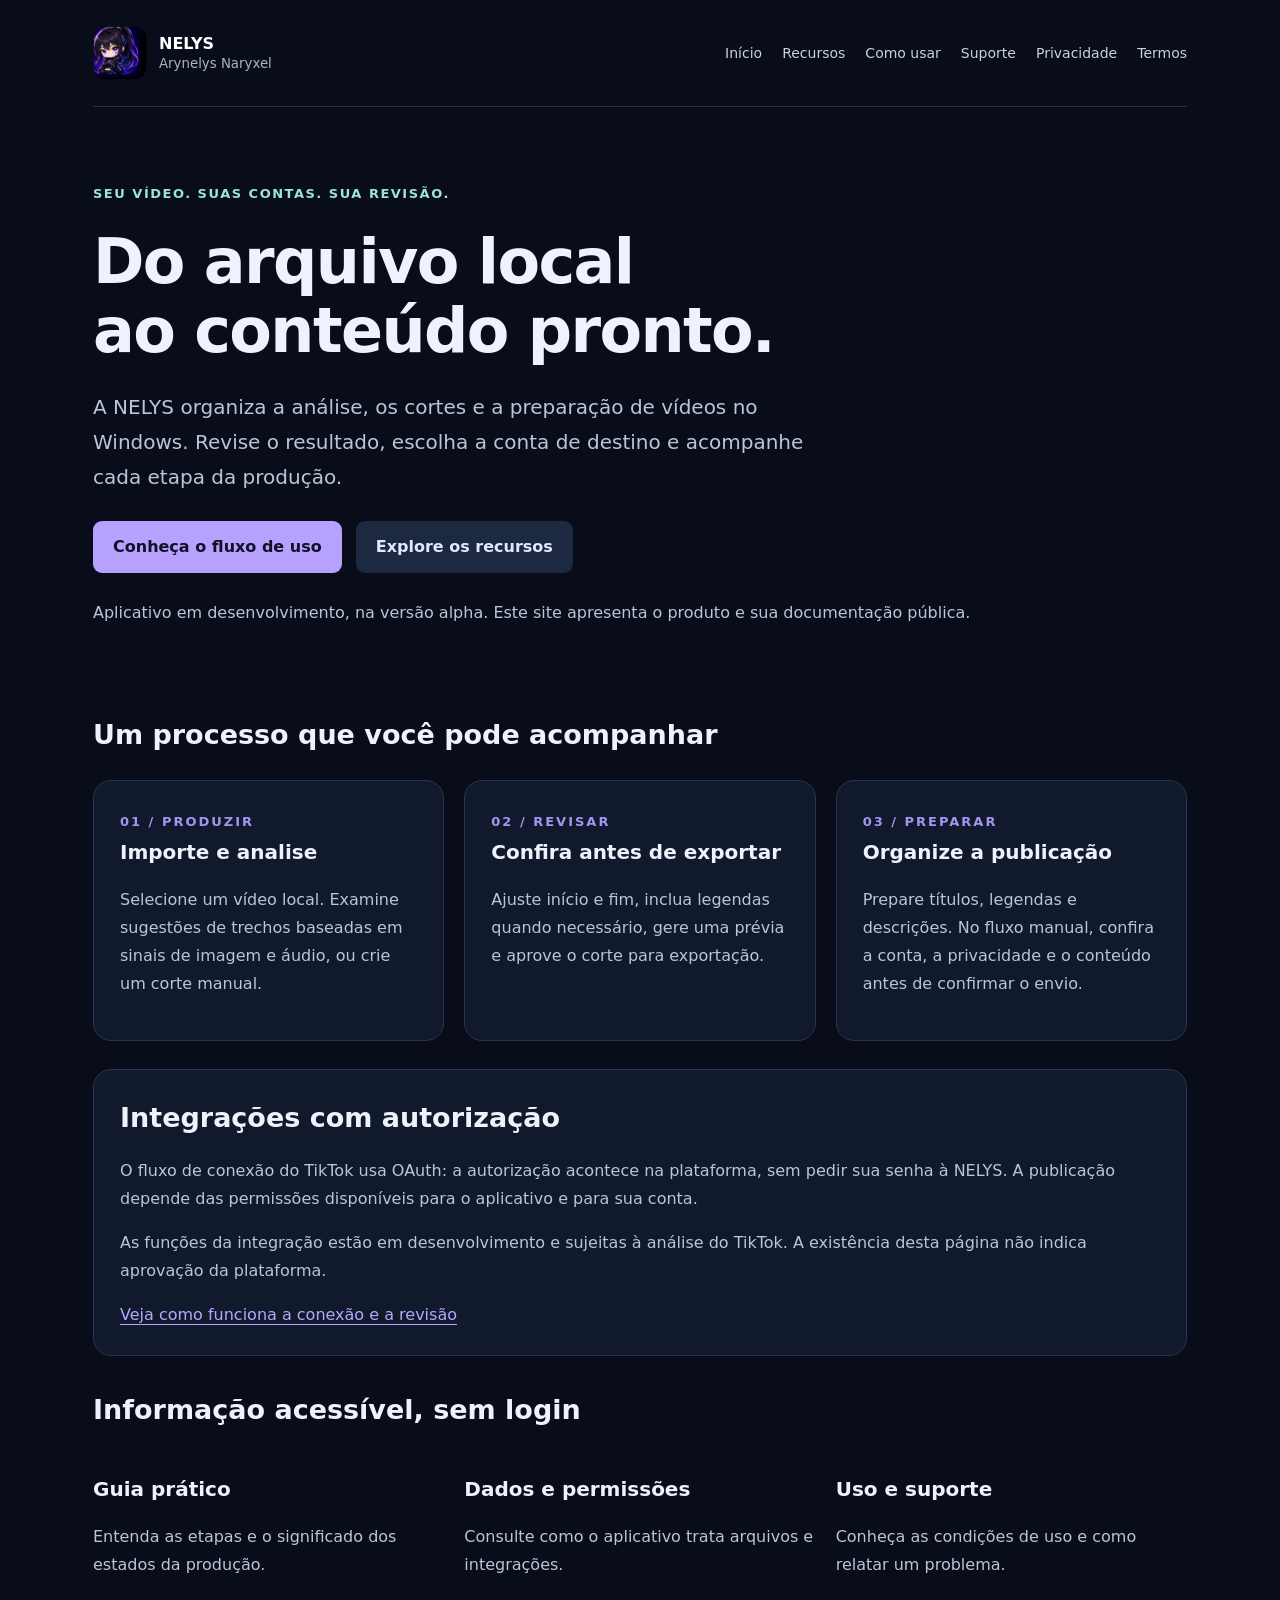
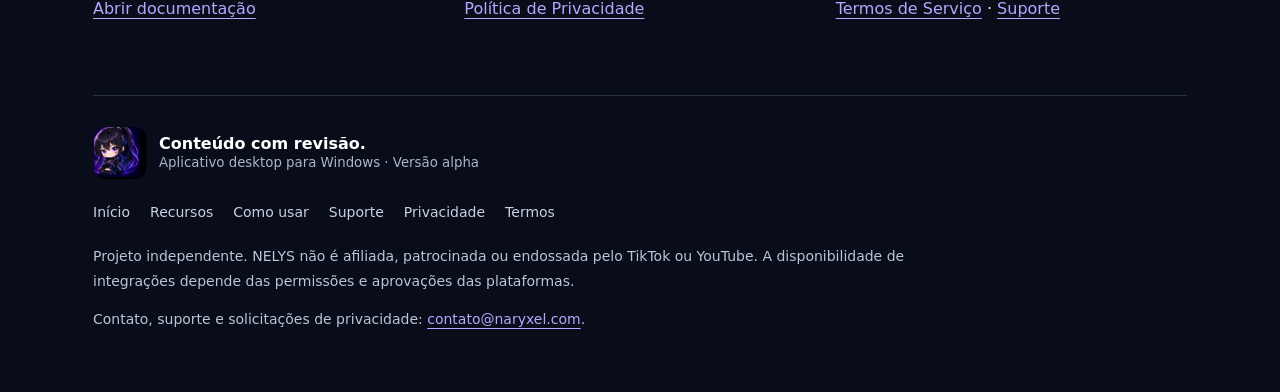
<file: index.html>
<!doctype html><html lang="pt-BR"><head><meta charset="utf-8"><meta name="viewport" content="width=device-width,initial-scale=1"><title>Crie, revise e prepare seus vídeos — Arynelys Naryxel / NELYS</title><meta name="description" content="Conheça a NELYS, aplicativo para Windows de análise de vídeos, revisão de cortes e preparação de conteúdo para redes sociais."><link rel="icon" href="./assets/nelys.png?v=20260911" type="image/png"><link rel="apple-touch-icon" href="./assets/nelys.png?v=20260911"><link rel="stylesheet" href="./assets/site.css"></head><body><a class="skip" href="#conteudo">Ir ao conteúdo</a><div class="wrap"><header><a class="brand" href="./"><img src="./assets/nelys.png?v=20260911" alt="Ícone do aplicativo NELYS" width="54" height="54"><span>NELYS<small>Arynelys Naryxel</small></span></a><nav aria-label="Navegação principal"><a href="./">Início</a><a href="./features/">Recursos</a><a href="./guide/">Como usar</a><a href="./support/">Suporte</a><a href="./privacy/">Privacidade</a><a href="./terms/">Termos</a></nav></header><main id="conteudo" class=""><section class="hero"><span class="eyebrow">Seu vídeo. Suas contas. Sua revisão.</span><h1>Do arquivo local<br>ao conteúdo pronto.</h1><p class="lead">A NELYS organiza a análise, os cortes e a preparação de vídeos no Windows. Revise o resultado, escolha a conta de destino e acompanhe cada etapa da produção.</p><div class="actions"><a class="button" href="guide/">Conheça o fluxo de uso</a><a class="button secondary" href="features/">Explore os recursos</a></div><p>Aplicativo em desenvolvimento, na versão alpha. Este site apresenta o produto e sua documentação pública.</p></section><section><h2>Um processo que você pode acompanhar</h2><div class="grid"><article class="card"><span class="step">01 / PRODUZIR</span><h3>Importe e analise</h3><p>Selecione um vídeo local. Examine sugestões de trechos baseadas em sinais de imagem e áudio, ou crie um corte manual.</p></article><article class="card"><span class="step">02 / REVISAR</span><h3>Confira antes de exportar</h3><p>Ajuste início e fim, inclua legendas quando necessário, gere uma prévia e aprove o corte para exportação.</p></article><article class="card"><span class="step">03 / PREPARAR</span><h3>Organize a publicação</h3><p>Prepare títulos, legendas e descrições. No fluxo manual, confira a conta, a privacidade e o conteúdo antes de confirmar o envio.</p></article></div></section><section class="card"><h2>Integrações com autorização</h2><p>O fluxo de conexão do TikTok usa OAuth: a autorização acontece na plataforma, sem pedir sua senha à NELYS. A publicação depende das permissões disponíveis para o aplicativo e para sua conta.</p><p>As funções da integração estão em desenvolvimento e sujeitas à análise do TikTok. A existência desta página não indica aprovação da plataforma.</p><a href="guide/#tiktok">Veja como funciona a conexão e a revisão</a></section><section><h2>Informação acessível, sem login</h2><div class="grid"><article><h3>Guia prático</h3><p>Entenda as etapas e o significado dos estados da produção.</p><a href="guide/">Abrir documentação</a></article><article><h3>Dados e permissões</h3><p>Consulte como o aplicativo trata arquivos e integrações.</p><a href="privacy/">Política de Privacidade</a></article><article><h3>Uso e suporte</h3><p>Conheça as condições de uso e como relatar um problema.</p><a href="terms/">Termos de Serviço</a> · <a href="support/">Suporte</a></article></div></section></main><footer><a class="brand" href="./"><img src="./assets/nelys.png?v=20260911" alt="NELYS" width="54" height="54"><span>Conteúdo com revisão.<small>Aplicativo desktop para Windows · Versão alpha</small></span></a><nav aria-label="Links do rodapé"><a href="./">Início</a><a href="./features/">Recursos</a><a href="./guide/">Como usar</a><a href="./support/">Suporte</a><a href="./privacy/">Privacidade</a><a href="./terms/">Termos</a></nav><p>Projeto independente. NELYS não é afiliada, patrocinada ou endossada pelo TikTok ou YouTube. A disponibilidade de integrações depende das permissões e aprovações das plataformas.</p><p>Contato, suporte e solicitações de privacidade: <a href="mailto:contato@naryxel.com">contato@naryxel.com</a>.</p></footer></div></body></html>
</file>
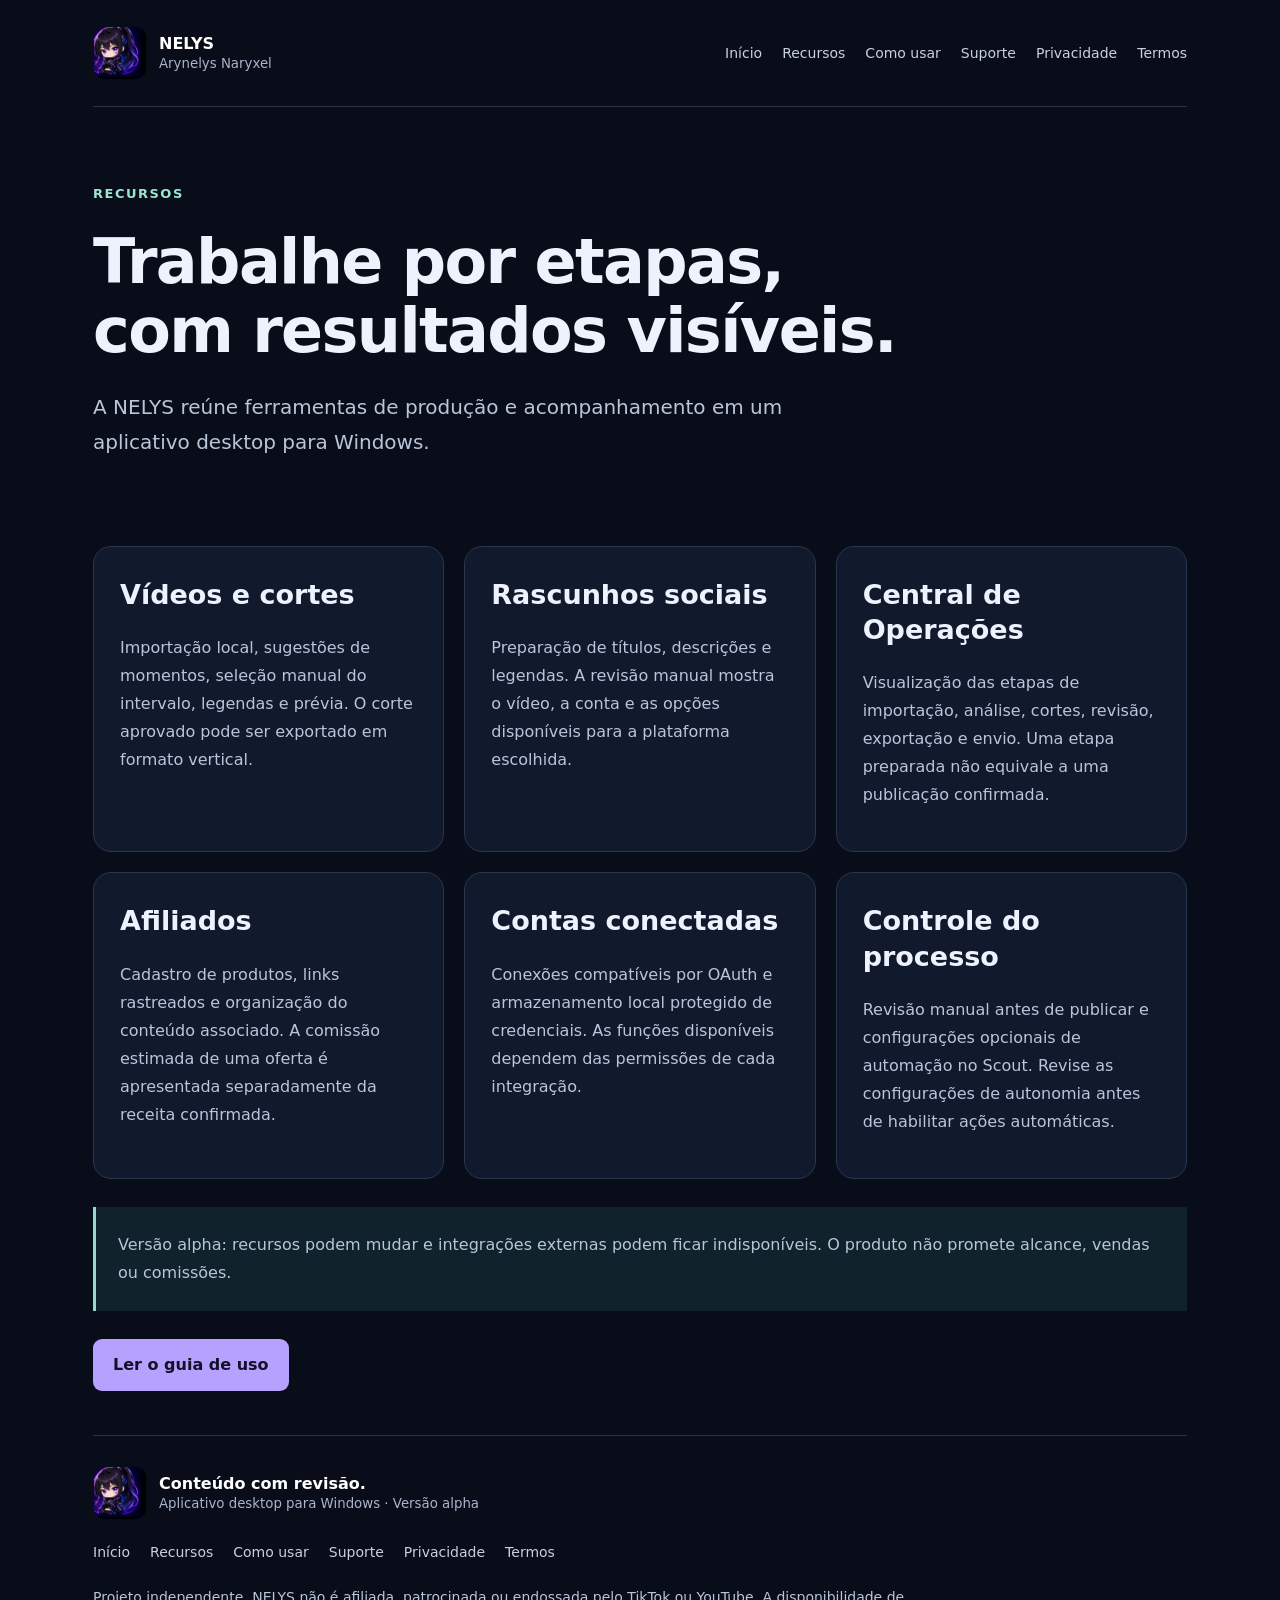
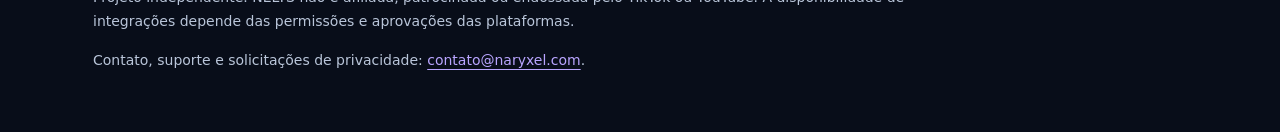
<file: features/index.html>
<!doctype html><html lang="pt-BR"><head><meta charset="utf-8"><meta name="viewport" content="width=device-width,initial-scale=1"><title>Recursos do aplicativo — Arynelys Naryxel / NELYS</title><meta name="description" content="Conheça a NELYS, aplicativo para Windows de análise de vídeos, revisão de cortes e preparação de conteúdo para redes sociais."><link rel="icon" href="../assets/nelys.png?v=20260911" type="image/png"><link rel="apple-touch-icon" href="../assets/nelys.png?v=20260911"><link rel="stylesheet" href="../assets/site.css"></head><body><a class="skip" href="#conteudo">Ir ao conteúdo</a><div class="wrap"><header><a class="brand" href="../"><img src="../assets/nelys.png?v=20260911" alt="Ícone do aplicativo NELYS" width="54" height="54"><span>NELYS<small>Arynelys Naryxel</small></span></a><nav aria-label="Navegação principal"><a href="../">Início</a><a href="../features/">Recursos</a><a href="../guide/">Como usar</a><a href="../support/">Suporte</a><a href="../privacy/">Privacidade</a><a href="../terms/">Termos</a></nav></header><main id="conteudo" class=""><section class="hero"><span class="eyebrow">Recursos</span><h1>Trabalhe por etapas,<br>com resultados visíveis.</h1><p class="lead">A NELYS reúne ferramentas de produção e acompanhamento em um aplicativo desktop para Windows.</p></section><div class="grid"><article class="card"><h2>Vídeos e cortes</h2><p>Importação local, sugestões de momentos, seleção manual do intervalo, legendas e prévia. O corte aprovado pode ser exportado em formato vertical.</p></article><article class="card"><h2>Rascunhos sociais</h2><p>Preparação de títulos, descrições e legendas. A revisão manual mostra o vídeo, a conta e as opções disponíveis para a plataforma escolhida.</p></article><article class="card"><h2>Central de Operações</h2><p>Visualização das etapas de importação, análise, cortes, revisão, exportação e envio. Uma etapa preparada não equivale a uma publicação confirmada.</p></article><article class="card"><h2>Afiliados</h2><p>Cadastro de produtos, links rastreados e organização do conteúdo associado. A comissão estimada de uma oferta é apresentada separadamente da receita confirmada.</p></article><article class="card"><h2>Contas conectadas</h2><p>Conexões compatíveis por OAuth e armazenamento local protegido de credenciais. As funções disponíveis dependem das permissões de cada integração.</p></article><article class="card"><h2>Controle do processo</h2><p>Revisão manual antes de publicar e configurações opcionais de automação no Scout. Revise as configurações de autonomia antes de habilitar ações automáticas.</p></article></div><aside class="note"><p>Versão alpha: recursos podem mudar e integrações externas podem ficar indisponíveis. O produto não promete alcance, vendas ou comissões.</p></aside><a class="button" href="../guide/">Ler o guia de uso</a></main><footer><a class="brand" href="../"><img src="../assets/nelys.png?v=20260911" alt="NELYS" width="54" height="54"><span>Conteúdo com revisão.<small>Aplicativo desktop para Windows · Versão alpha</small></span></a><nav aria-label="Links do rodapé"><a href="../">Início</a><a href="../features/">Recursos</a><a href="../guide/">Como usar</a><a href="../support/">Suporte</a><a href="../privacy/">Privacidade</a><a href="../terms/">Termos</a></nav><p>Projeto independente. NELYS não é afiliada, patrocinada ou endossada pelo TikTok ou YouTube. A disponibilidade de integrações depende das permissões e aprovações das plataformas.</p><p>Contato, suporte e solicitações de privacidade: <a href="mailto:contato@naryxel.com">contato@naryxel.com</a>.</p></footer></div></body></html>
</file>
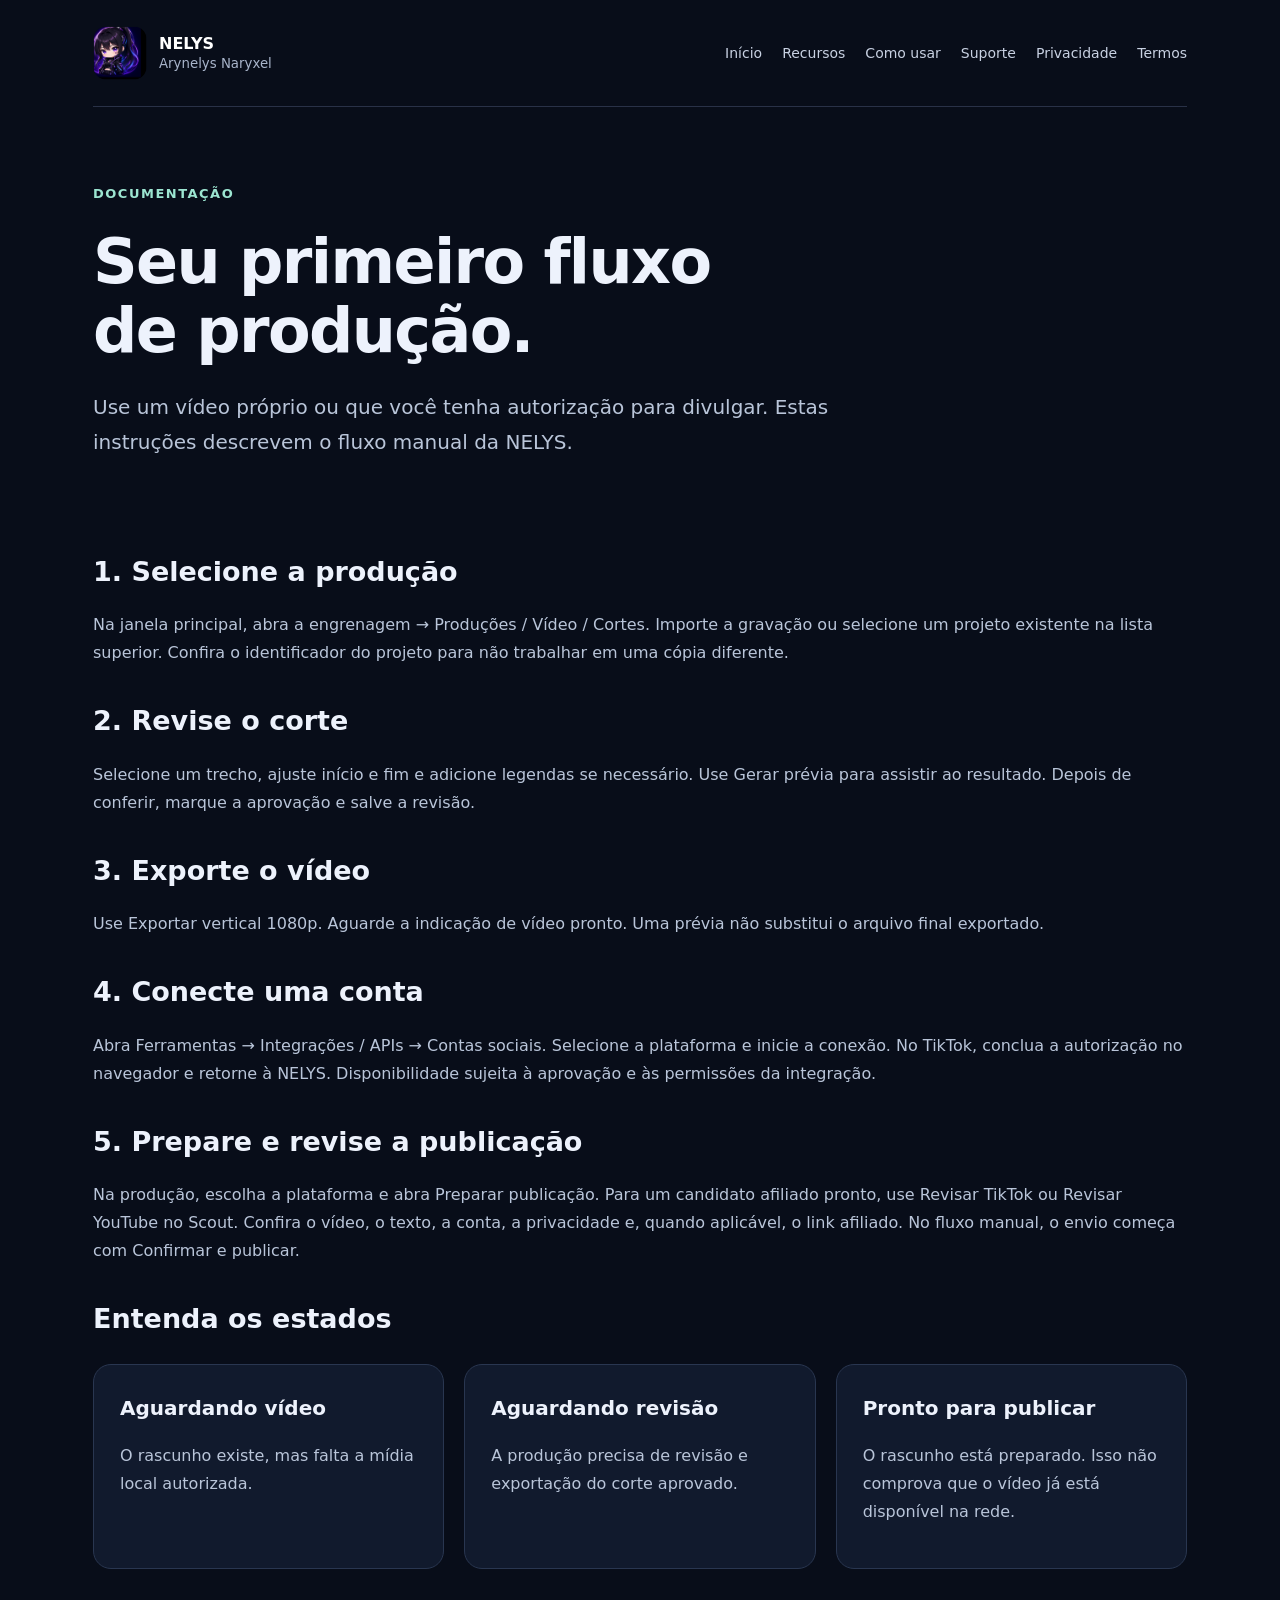
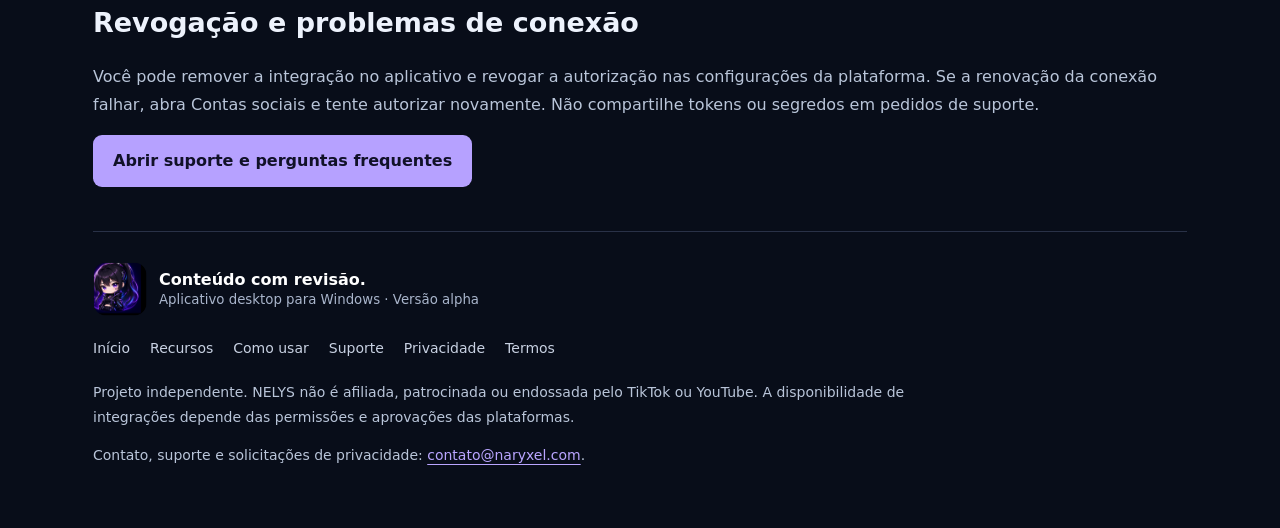
<file: guide/index.html>
<!doctype html><html lang="pt-BR"><head><meta charset="utf-8"><meta name="viewport" content="width=device-width,initial-scale=1"><title>Guia de uso — Arynelys Naryxel / NELYS</title><meta name="description" content="Conheça a NELYS, aplicativo para Windows de análise de vídeos, revisão de cortes e preparação de conteúdo para redes sociais."><link rel="icon" href="../assets/nelys.png?v=20260911" type="image/png"><link rel="apple-touch-icon" href="../assets/nelys.png?v=20260911"><link rel="stylesheet" href="../assets/site.css"></head><body><a class="skip" href="#conteudo">Ir ao conteúdo</a><div class="wrap"><header><a class="brand" href="../"><img src="../assets/nelys.png?v=20260911" alt="Ícone do aplicativo NELYS" width="54" height="54"><span>NELYS<small>Arynelys Naryxel</small></span></a><nav aria-label="Navegação principal"><a href="../">Início</a><a href="../features/">Recursos</a><a href="../guide/">Como usar</a><a href="../support/">Suporte</a><a href="../privacy/">Privacidade</a><a href="../terms/">Termos</a></nav></header><main id="conteudo" class=""><section class="hero"><span class="eyebrow">Documentação</span><h1>Seu primeiro fluxo<br>de produção.</h1><p class="lead">Use um vídeo próprio ou que você tenha autorização para divulgar. Estas instruções descrevem o fluxo manual da NELYS.</p></section><h2>1. Selecione a produção</h2><p>Na janela principal, abra a engrenagem → Produções / Vídeo / Cortes. Importe a gravação ou selecione um projeto existente na lista superior. Confira o identificador do projeto para não trabalhar em uma cópia diferente.</p><h2>2. Revise o corte</h2><p>Selecione um trecho, ajuste início e fim e adicione legendas se necessário. Use Gerar prévia para assistir ao resultado. Depois de conferir, marque a aprovação e salve a revisão.</p><h2>3. Exporte o vídeo</h2><p>Use Exportar vertical 1080p. Aguarde a indicação de vídeo pronto. Uma prévia não substitui o arquivo final exportado.</p><h2 id="tiktok">4. Conecte uma conta</h2><p>Abra Ferramentas → Integrações / APIs → Contas sociais. Selecione a plataforma e inicie a conexão. No TikTok, conclua a autorização no navegador e retorne à NELYS. Disponibilidade sujeita à aprovação e às permissões da integração.</p><h2>5. Prepare e revise a publicação</h2><p>Na produção, escolha a plataforma e abra Preparar publicação. Para um candidato afiliado pronto, use Revisar TikTok ou Revisar YouTube no Scout. Confira o vídeo, o texto, a conta, a privacidade e, quando aplicável, o link afiliado. No fluxo manual, o envio começa com Confirmar e publicar.</p><h2>Entenda os estados</h2><div class="grid"><article class="card"><h3>Aguardando vídeo</h3><p>O rascunho existe, mas falta a mídia local autorizada.</p></article><article class="card"><h3>Aguardando revisão</h3><p>A produção precisa de revisão e exportação do corte aprovado.</p></article><article class="card"><h3>Pronto para publicar</h3><p>O rascunho está preparado. Isso não comprova que o vídeo já está disponível na rede.</p></article></div><h2>Revogação e problemas de conexão</h2><p>Você pode remover a integração no aplicativo e revogar a autorização nas configurações da plataforma. Se a renovação da conexão falhar, abra Contas sociais e tente autorizar novamente. Não compartilhe tokens ou segredos em pedidos de suporte.</p><a class="button" href="../support/">Abrir suporte e perguntas frequentes</a></main><footer><a class="brand" href="../"><img src="../assets/nelys.png?v=20260911" alt="NELYS" width="54" height="54"><span>Conteúdo com revisão.<small>Aplicativo desktop para Windows · Versão alpha</small></span></a><nav aria-label="Links do rodapé"><a href="../">Início</a><a href="../features/">Recursos</a><a href="../guide/">Como usar</a><a href="../support/">Suporte</a><a href="../privacy/">Privacidade</a><a href="../terms/">Termos</a></nav><p>Projeto independente. NELYS não é afiliada, patrocinada ou endossada pelo TikTok ou YouTube. A disponibilidade de integrações depende das permissões e aprovações das plataformas.</p><p>Contato, suporte e solicitações de privacidade: <a href="mailto:contato@naryxel.com">contato@naryxel.com</a>.</p></footer></div></body></html>
</file>
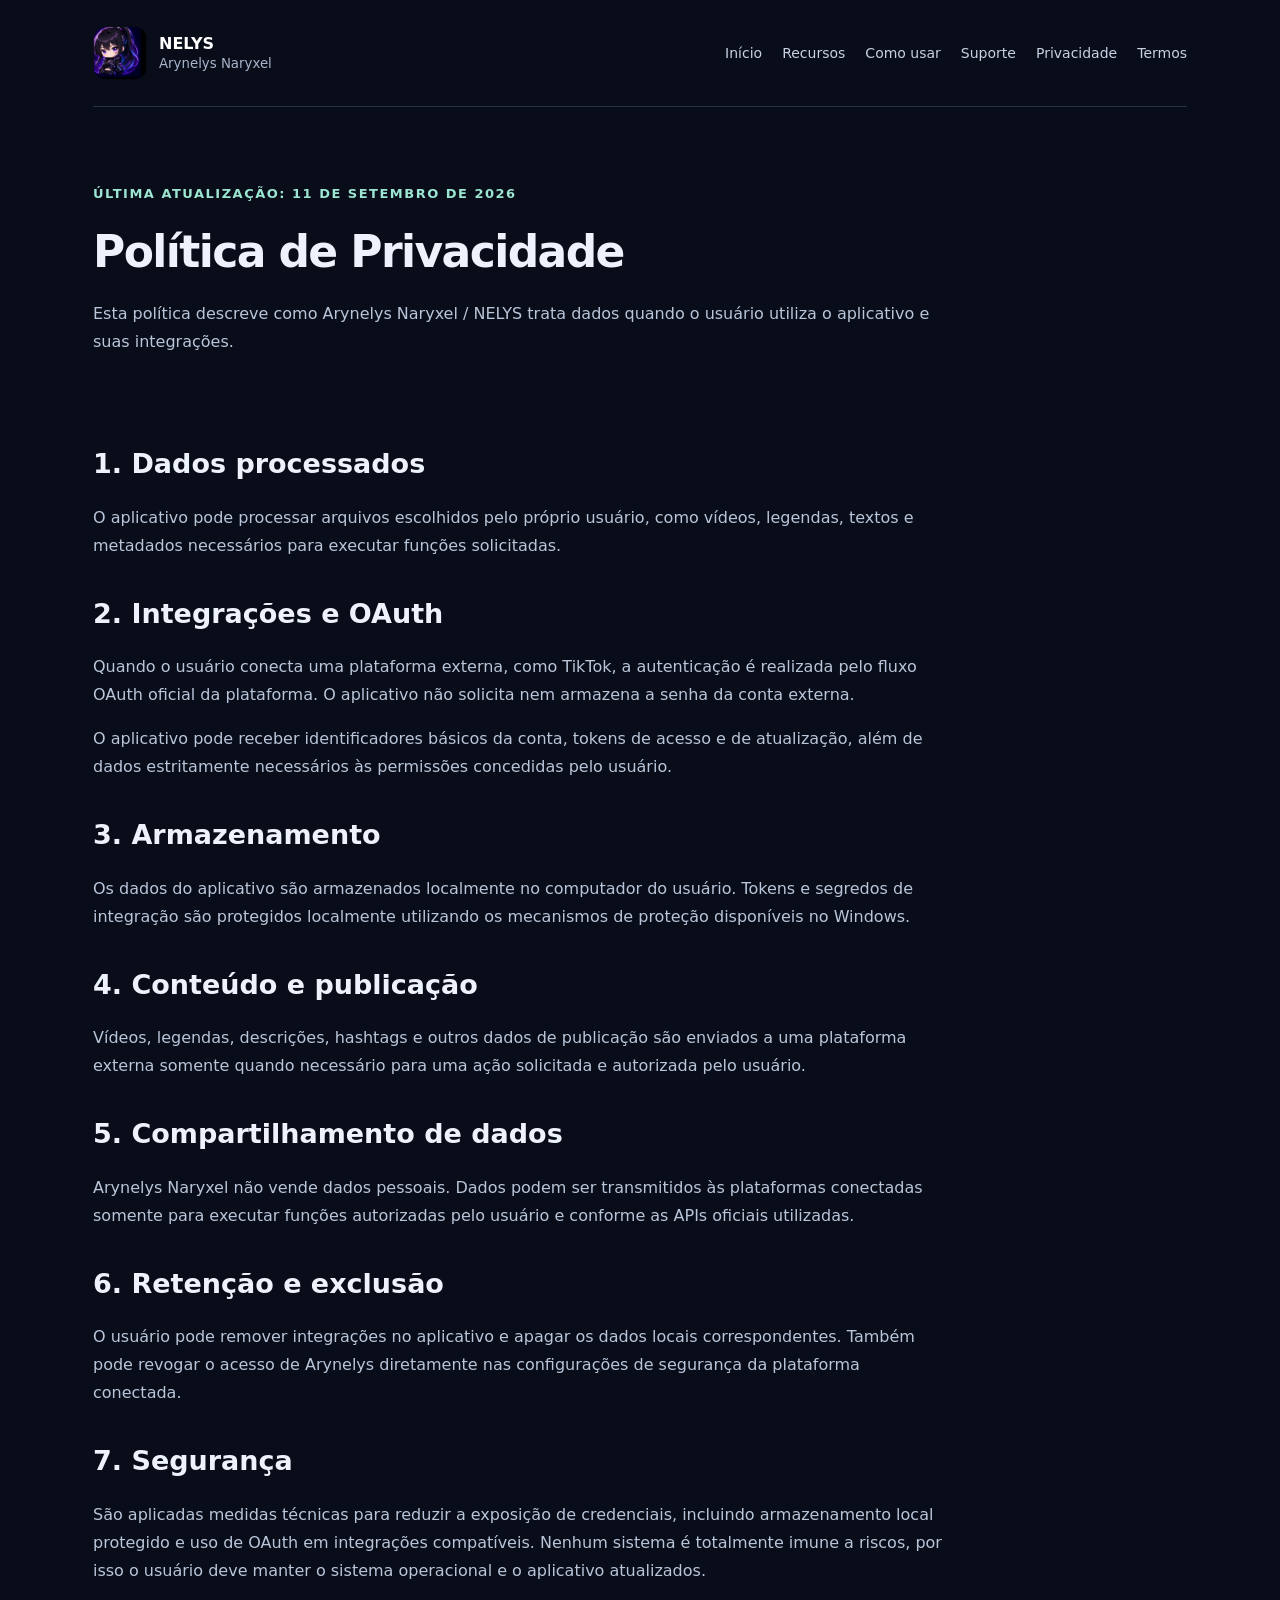
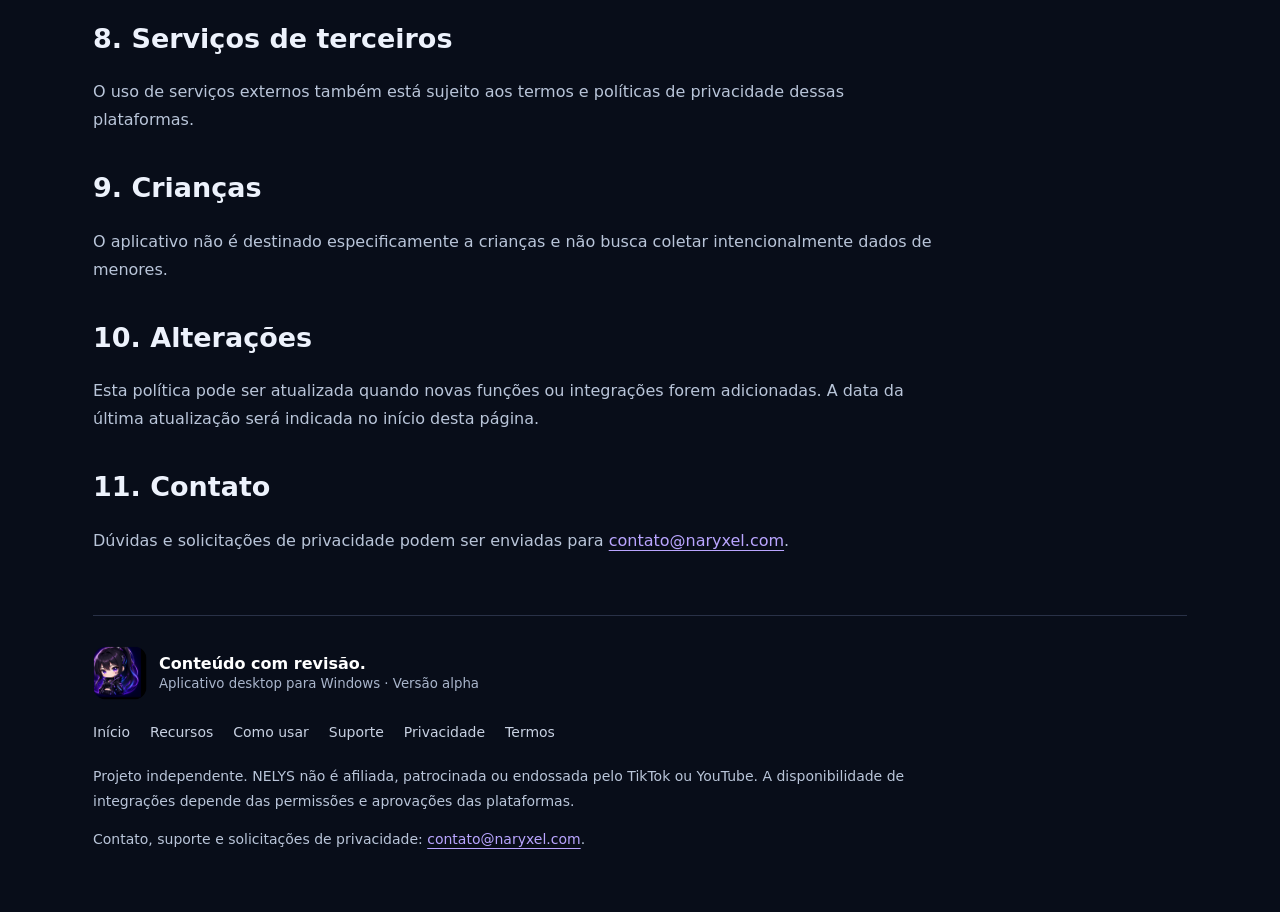
<file: privacy/index.html>
<!doctype html><html lang="pt-BR"><head><meta charset="utf-8"><meta name="viewport" content="width=device-width,initial-scale=1"><title>Política de Privacidade — Arynelys Naryxel / NELYS</title><meta name="description" content="Conheça a NELYS, aplicativo para Windows de análise de vídeos, revisão de cortes e preparação de conteúdo para redes sociais."><link rel="icon" href="../assets/nelys.png?v=20260911" type="image/png"><link rel="apple-touch-icon" href="../assets/nelys.png?v=20260911"><link rel="stylesheet" href="../assets/site.css"></head><body><a class="skip" href="#conteudo">Ir ao conteúdo</a><div class="wrap"><header><a class="brand" href="../"><img src="../assets/nelys.png?v=20260911" alt="Ícone do aplicativo NELYS" width="54" height="54"><span>NELYS<small>Arynelys Naryxel</small></span></a><nav aria-label="Navegação principal"><a href="../">Início</a><a href="../features/">Recursos</a><a href="../guide/">Como usar</a><a href="../support/">Suporte</a><a href="../privacy/">Privacidade</a><a href="../terms/">Termos</a></nav></header><main id="conteudo" class="legal">

<section class="hero">
  <span class="badge">Última atualização: 11 de setembro de 2026</span>
  <h1>Política de Privacidade</h1>
  <p>Esta política descreve como Arynelys Naryxel / NELYS trata dados quando o usuário utiliza o aplicativo e suas integrações.</p>
</section>

<h2>1. Dados processados</h2>
<p>O aplicativo pode processar arquivos escolhidos pelo próprio usuário, como vídeos, legendas, textos e metadados necessários para executar funções solicitadas.</p>

<h2>2. Integrações e OAuth</h2>
<p>Quando o usuário conecta uma plataforma externa, como TikTok, a autenticação é realizada pelo fluxo OAuth oficial da plataforma. O aplicativo não solicita nem armazena a senha da conta externa.</p>
<p>O aplicativo pode receber identificadores básicos da conta, tokens de acesso e de atualização, além de dados estritamente necessários às permissões concedidas pelo usuário.</p>

<h2>3. Armazenamento</h2>
<p>Os dados do aplicativo são armazenados localmente no computador do usuário. Tokens e segredos de integração são protegidos localmente utilizando os mecanismos de proteção disponíveis no Windows.</p>

<h2>4. Conteúdo e publicação</h2>
<p>Vídeos, legendas, descrições, hashtags e outros dados de publicação são enviados a uma plataforma externa somente quando necessário para uma ação solicitada e autorizada pelo usuário.</p>

<h2>5. Compartilhamento de dados</h2>
<p>Arynelys Naryxel não vende dados pessoais. Dados podem ser transmitidos às plataformas conectadas somente para executar funções autorizadas pelo usuário e conforme as APIs oficiais utilizadas.</p>

<h2>6. Retenção e exclusão</h2>
<p>O usuário pode remover integrações no aplicativo e apagar os dados locais correspondentes. Também pode revogar o acesso de Arynelys diretamente nas configurações de segurança da plataforma conectada.</p>

<h2>7. Segurança</h2>
<p>São aplicadas medidas técnicas para reduzir a exposição de credenciais, incluindo armazenamento local protegido e uso de OAuth em integrações compatíveis. Nenhum sistema é totalmente imune a riscos, por isso o usuário deve manter o sistema operacional e o aplicativo atualizados.</p>

<h2>8. Serviços de terceiros</h2>
<p>O uso de serviços externos também está sujeito aos termos e políticas de privacidade dessas plataformas.</p>

<h2>9. Crianças</h2>
<p>O aplicativo não é destinado especificamente a crianças e não busca coletar intencionalmente dados de menores.</p>

<h2>10. Alterações</h2>
<p>Esta política pode ser atualizada quando novas funções ou integrações forem adicionadas. A data da última atualização será indicada no início desta página.</p>

<h2>11. Contato</h2>
<p>Dúvidas e solicitações de privacidade podem ser enviadas para <a href="mailto:contato@naryxel.com">contato@naryxel.com</a>.</p>

</main><footer><a class="brand" href="../"><img src="../assets/nelys.png?v=20260911" alt="NELYS" width="54" height="54"><span>Conteúdo com revisão.<small>Aplicativo desktop para Windows · Versão alpha</small></span></a><nav aria-label="Links do rodapé"><a href="../">Início</a><a href="../features/">Recursos</a><a href="../guide/">Como usar</a><a href="../support/">Suporte</a><a href="../privacy/">Privacidade</a><a href="../terms/">Termos</a></nav><p>Projeto independente. NELYS não é afiliada, patrocinada ou endossada pelo TikTok ou YouTube. A disponibilidade de integrações depende das permissões e aprovações das plataformas.</p><p>Contato, suporte e solicitações de privacidade: <a href="mailto:contato@naryxel.com">contato@naryxel.com</a>.</p></footer></div></body></html>
</file>
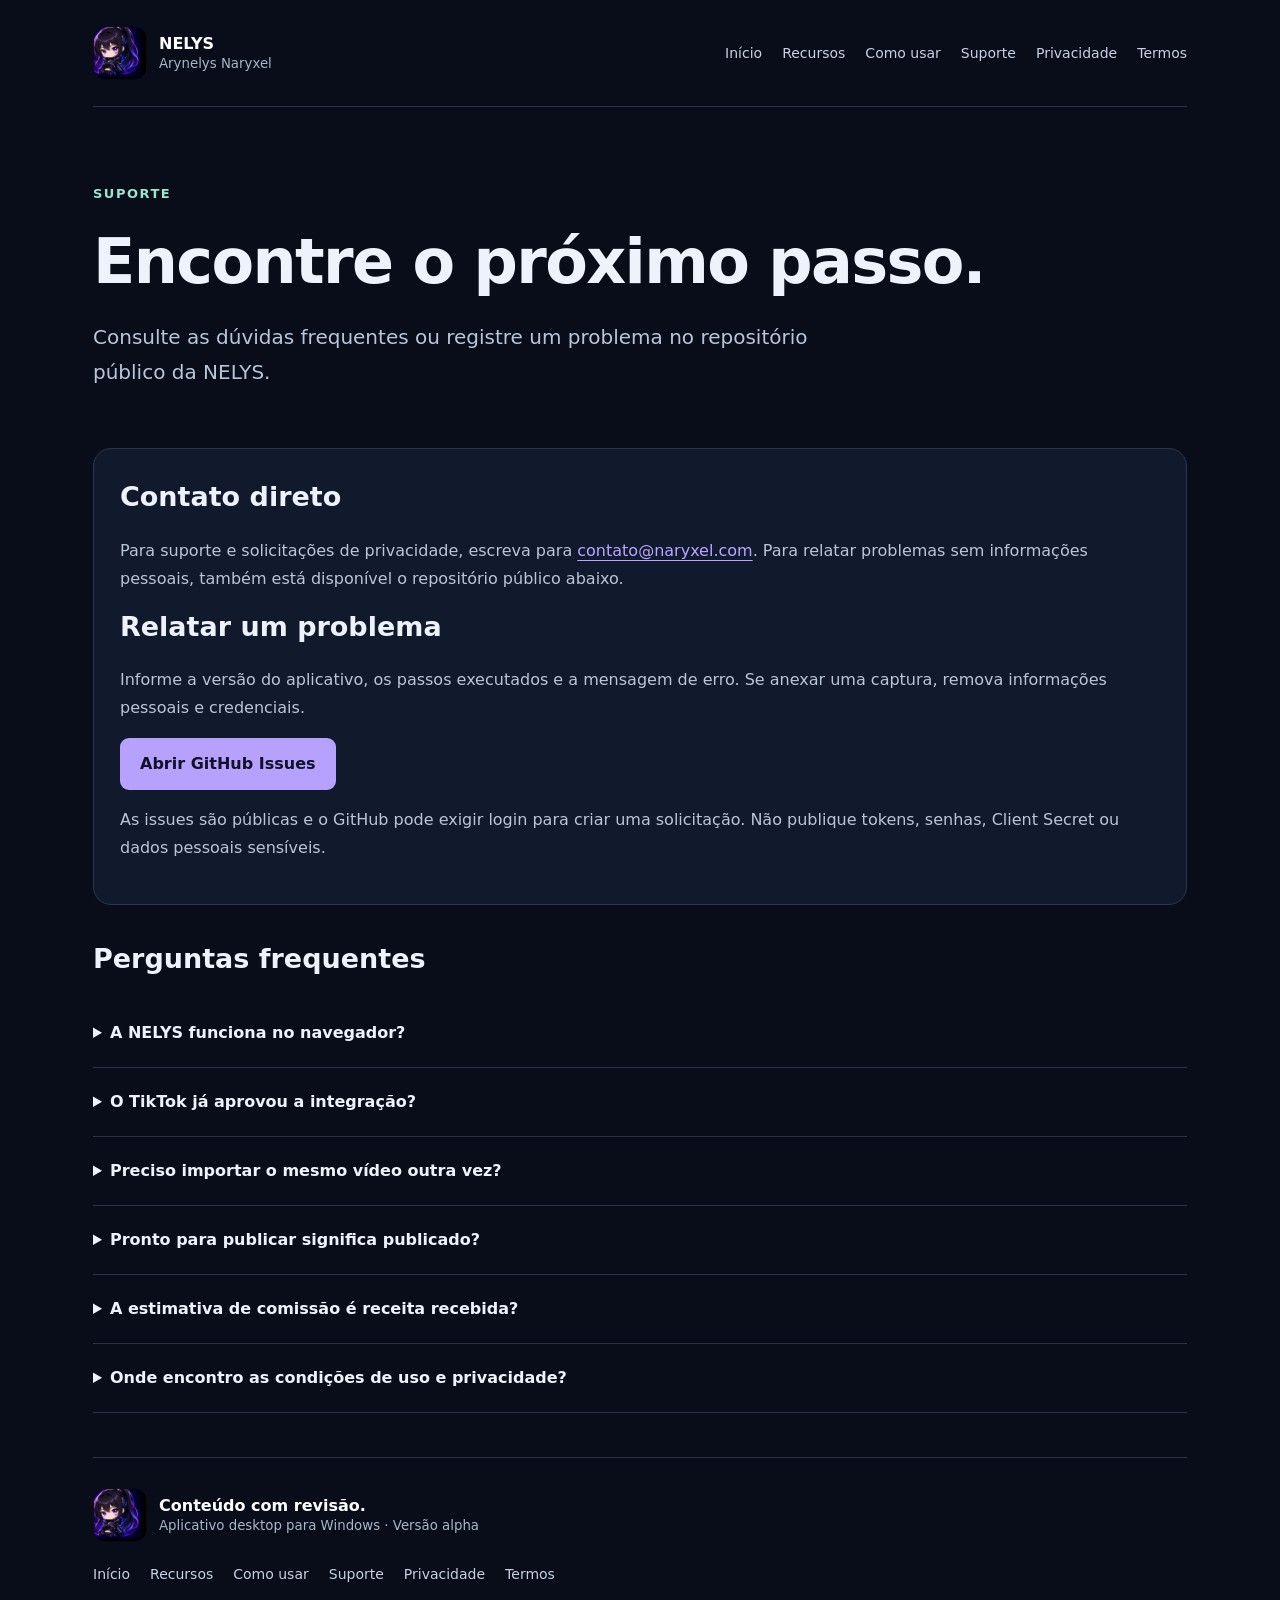
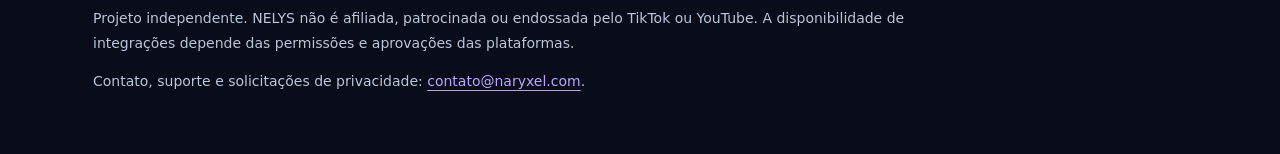
<file: support/index.html>
<!doctype html><html lang="pt-BR"><head><meta charset="utf-8"><meta name="viewport" content="width=device-width,initial-scale=1"><title>Suporte e perguntas frequentes — Arynelys Naryxel / NELYS</title><meta name="description" content="Conheça a NELYS, aplicativo para Windows de análise de vídeos, revisão de cortes e preparação de conteúdo para redes sociais."><link rel="icon" href="../assets/nelys.png?v=20260911" type="image/png"><link rel="apple-touch-icon" href="../assets/nelys.png?v=20260911"><link rel="stylesheet" href="../assets/site.css"></head><body><a class="skip" href="#conteudo">Ir ao conteúdo</a><div class="wrap"><header><a class="brand" href="../"><img src="../assets/nelys.png?v=20260911" alt="Ícone do aplicativo NELYS" width="54" height="54"><span>NELYS<small>Arynelys Naryxel</small></span></a><nav aria-label="Navegação principal"><a href="../">Início</a><a href="../features/">Recursos</a><a href="../guide/">Como usar</a><a href="../support/">Suporte</a><a href="../privacy/">Privacidade</a><a href="../terms/">Termos</a></nav></header><main id="conteudo" class=""><section class="hero"><span class="eyebrow">Suporte</span><h1>Encontre o próximo passo.</h1><p class="lead">Consulte as dúvidas frequentes ou registre um problema no repositório público da NELYS.</p></section><section class="card"><h2>Contato direto</h2><p>Para suporte e solicitações de privacidade, escreva para <a href="mailto:contato@naryxel.com">contato@naryxel.com</a>. Para relatar problemas sem informações pessoais, também está disponível o repositório público abaixo.</p><h2>Relatar um problema</h2><p>Informe a versão do aplicativo, os passos executados e a mensagem de erro. Se anexar uma captura, remova informações pessoais e credenciais.</p><a class="button" href="https://github.com/naryxelarynelys-stack/arynelys-naryxel/issues">Abrir GitHub Issues</a><p>As issues são públicas e o GitHub pode exigir login para criar uma solicitação. Não publique tokens, senhas, Client Secret ou dados pessoais sensíveis.</p></section><h2>Perguntas frequentes</h2><details><summary>A NELYS funciona no navegador?</summary><p>O aplicativo descrito aqui é desktop para Windows. Este site oferece documentação, informações do produto e acesso às políticas.</p></details><details><summary>O TikTok já aprovou a integração?</summary><p>A integração está sujeita à análise do TikTok. Não apresentamos a existência do recurso ou deste site como prova de aprovação.</p></details><details><summary>Preciso importar o mesmo vídeo outra vez?</summary><p>Se o projeto já foi criado, procure seu nome e identificador na lista de Produções antes de importar novamente.</p></details><details><summary>Pronto para publicar significa publicado?</summary><p>Não. É o estado de preparação do conteúdo. A disponibilidade do vídeo na plataforma depende da etapa de envio e do processamento externo.</p></details><details><summary>A estimativa de comissão é receita recebida?</summary><p>Não. A NELYS distingue comissão estimada, conversões registradas e valores confirmados.</p></details><details><summary>Onde encontro as condições de uso e privacidade?</summary><p>A <a href="../privacy/">Política de Privacidade</a> e os <a href="../terms/">Termos de Serviço</a> estão disponíveis publicamente, sem login.</p></details></main><footer><a class="brand" href="../"><img src="../assets/nelys.png?v=20260911" alt="NELYS" width="54" height="54"><span>Conteúdo com revisão.<small>Aplicativo desktop para Windows · Versão alpha</small></span></a><nav aria-label="Links do rodapé"><a href="../">Início</a><a href="../features/">Recursos</a><a href="../guide/">Como usar</a><a href="../support/">Suporte</a><a href="../privacy/">Privacidade</a><a href="../terms/">Termos</a></nav><p>Projeto independente. NELYS não é afiliada, patrocinada ou endossada pelo TikTok ou YouTube. A disponibilidade de integrações depende das permissões e aprovações das plataformas.</p><p>Contato, suporte e solicitações de privacidade: <a href="mailto:contato@naryxel.com">contato@naryxel.com</a>.</p></footer></div></body></html>
</file>
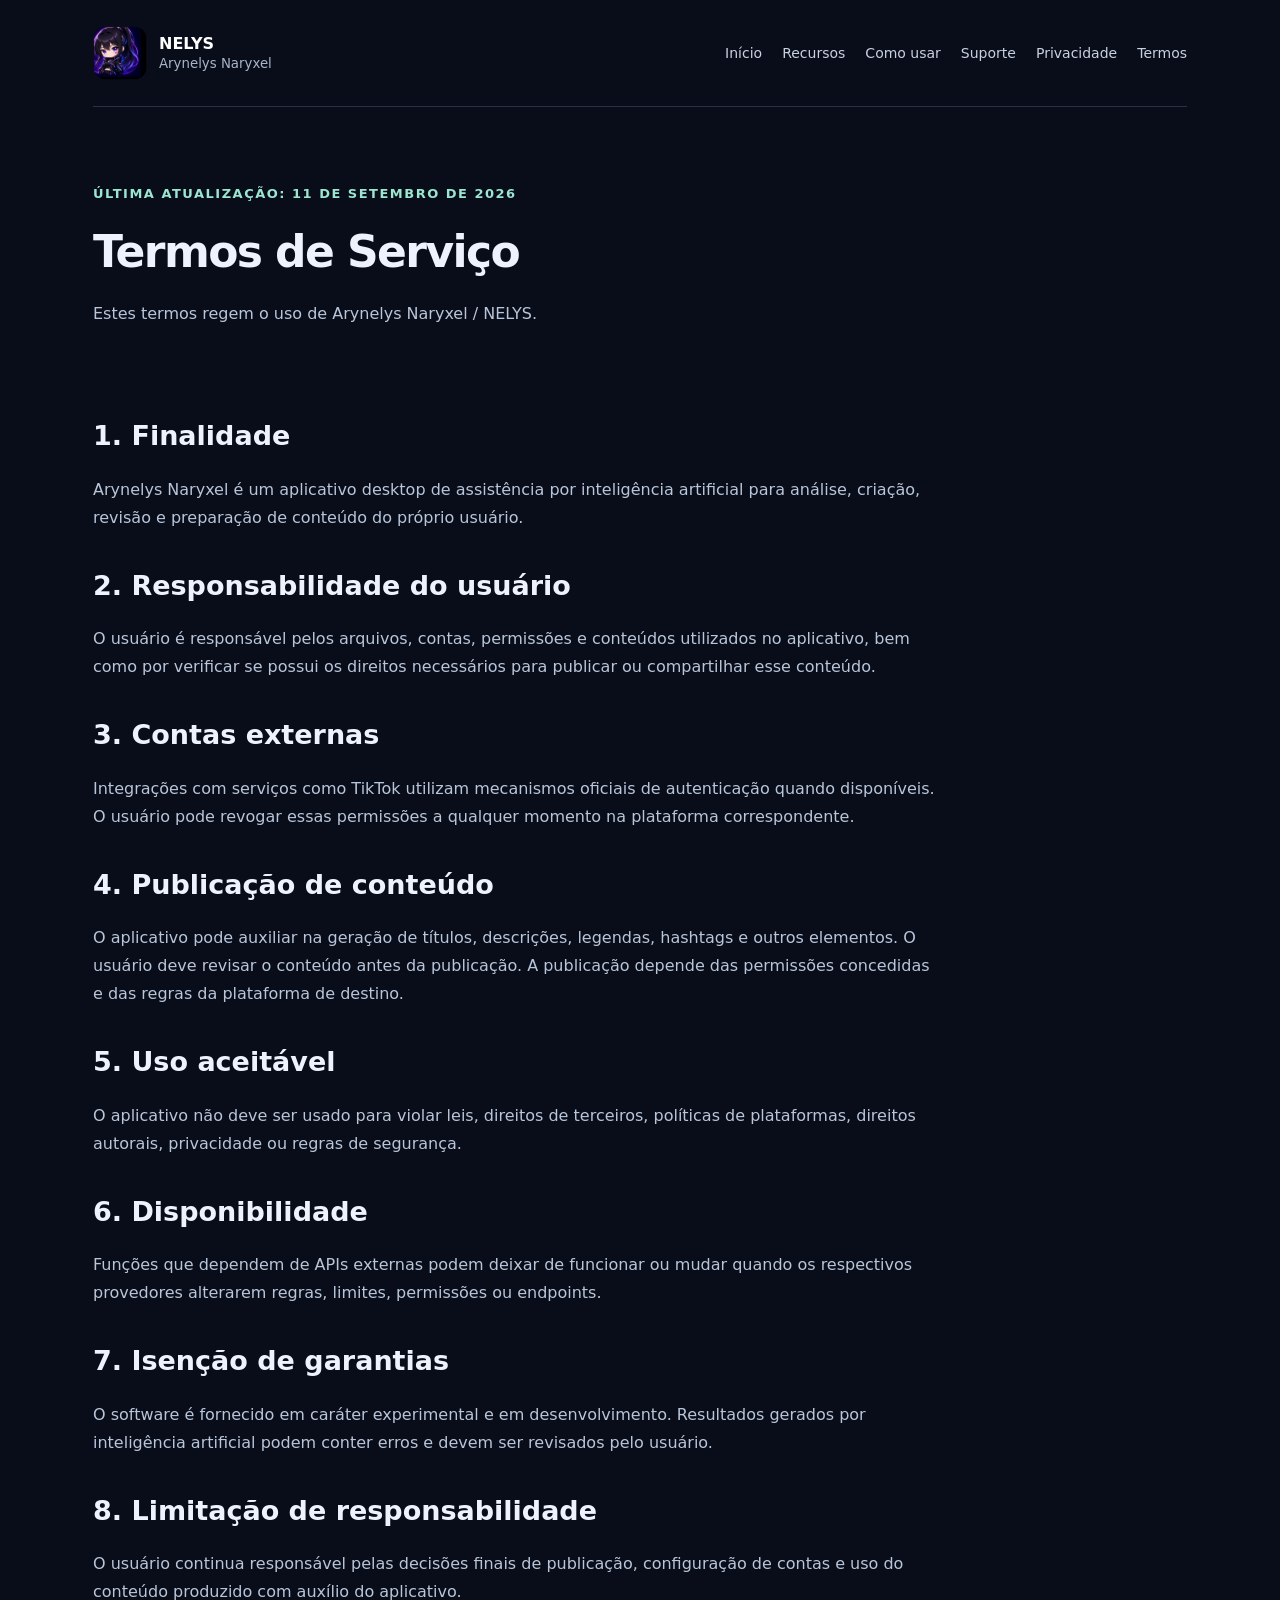
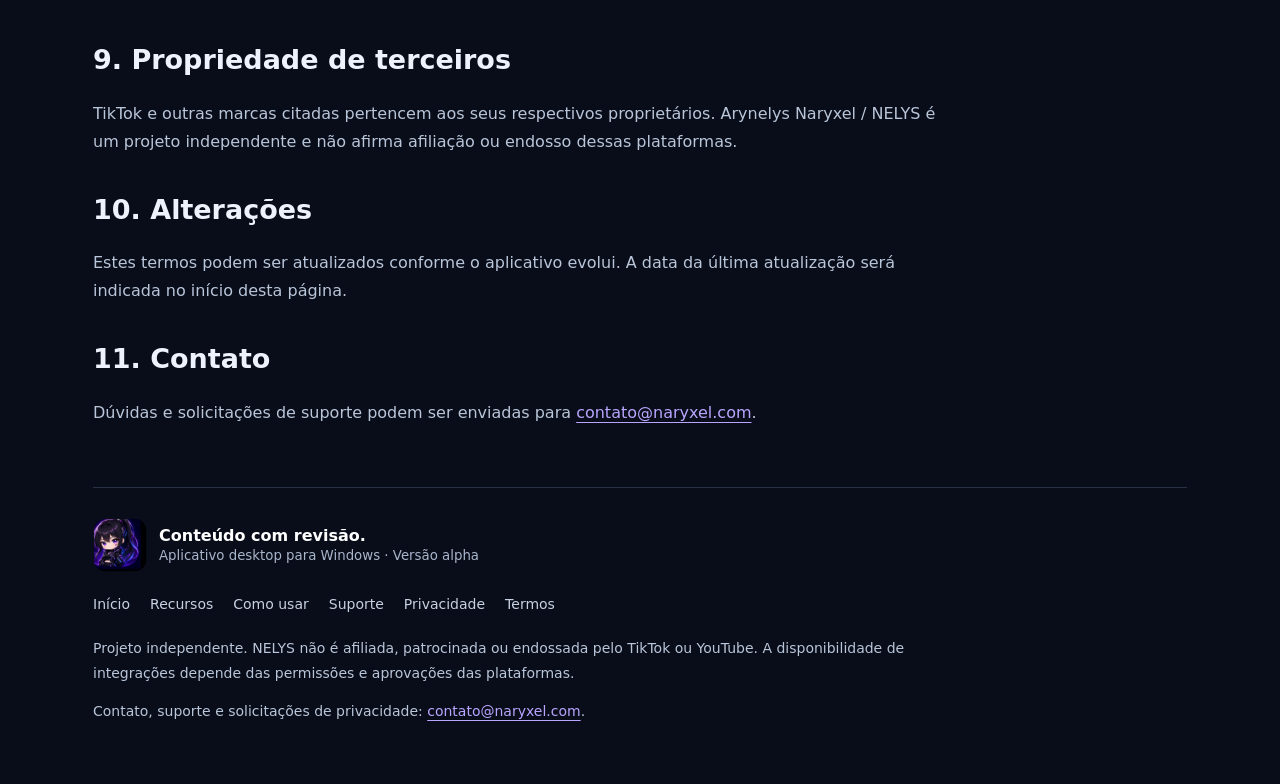
<file: terms/index.html>
<!doctype html><html lang="pt-BR"><head><meta charset="utf-8"><meta name="viewport" content="width=device-width,initial-scale=1"><title>Termos de Serviço — Arynelys Naryxel / NELYS</title><meta name="description" content="Conheça a NELYS, aplicativo para Windows de análise de vídeos, revisão de cortes e preparação de conteúdo para redes sociais."><link rel="icon" href="../assets/nelys.png?v=20260911" type="image/png"><link rel="apple-touch-icon" href="../assets/nelys.png?v=20260911"><link rel="stylesheet" href="../assets/site.css"></head><body><a class="skip" href="#conteudo">Ir ao conteúdo</a><div class="wrap"><header><a class="brand" href="../"><img src="../assets/nelys.png?v=20260911" alt="Ícone do aplicativo NELYS" width="54" height="54"><span>NELYS<small>Arynelys Naryxel</small></span></a><nav aria-label="Navegação principal"><a href="../">Início</a><a href="../features/">Recursos</a><a href="../guide/">Como usar</a><a href="../support/">Suporte</a><a href="../privacy/">Privacidade</a><a href="../terms/">Termos</a></nav></header><main id="conteudo" class="legal">

<section class="hero">
  <span class="badge">Última atualização: 11 de setembro de 2026</span>
  <h1>Termos de Serviço</h1>
  <p>Estes termos regem o uso de Arynelys Naryxel / NELYS.</p>
</section>

<h2>1. Finalidade</h2>
<p>Arynelys Naryxel é um aplicativo desktop de assistência por inteligência artificial para análise, criação, revisão e preparação de conteúdo do próprio usuário.</p>

<h2>2. Responsabilidade do usuário</h2>
<p>O usuário é responsável pelos arquivos, contas, permissões e conteúdos utilizados no aplicativo, bem como por verificar se possui os direitos necessários para publicar ou compartilhar esse conteúdo.</p>

<h2>3. Contas externas</h2>
<p>Integrações com serviços como TikTok utilizam mecanismos oficiais de autenticação quando disponíveis. O usuário pode revogar essas permissões a qualquer momento na plataforma correspondente.</p>

<h2>4. Publicação de conteúdo</h2>
<p>O aplicativo pode auxiliar na geração de títulos, descrições, legendas, hashtags e outros elementos. O usuário deve revisar o conteúdo antes da publicação. A publicação depende das permissões concedidas e das regras da plataforma de destino.</p>

<h2>5. Uso aceitável</h2>
<p>O aplicativo não deve ser usado para violar leis, direitos de terceiros, políticas de plataformas, direitos autorais, privacidade ou regras de segurança.</p>

<h2>6. Disponibilidade</h2>
<p>Funções que dependem de APIs externas podem deixar de funcionar ou mudar quando os respectivos provedores alterarem regras, limites, permissões ou endpoints.</p>

<h2>7. Isenção de garantias</h2>
<p>O software é fornecido em caráter experimental e em desenvolvimento. Resultados gerados por inteligência artificial podem conter erros e devem ser revisados pelo usuário.</p>

<h2>8. Limitação de responsabilidade</h2>
<p>O usuário continua responsável pelas decisões finais de publicação, configuração de contas e uso do conteúdo produzido com auxílio do aplicativo.</p>

<h2>9. Propriedade de terceiros</h2>
<p>TikTok e outras marcas citadas pertencem aos seus respectivos proprietários. Arynelys Naryxel / NELYS é um projeto independente e não afirma afiliação ou endosso dessas plataformas.</p>

<h2>10. Alterações</h2>
<p>Estes termos podem ser atualizados conforme o aplicativo evolui. A data da última atualização será indicada no início desta página.</p>

<h2>11. Contato</h2>
<p>Dúvidas e solicitações de suporte podem ser enviadas para <a href="mailto:contato@naryxel.com">contato@naryxel.com</a>.</p>

</main><footer><a class="brand" href="../"><img src="../assets/nelys.png?v=20260911" alt="NELYS" width="54" height="54"><span>Conteúdo com revisão.<small>Aplicativo desktop para Windows · Versão alpha</small></span></a><nav aria-label="Links do rodapé"><a href="../">Início</a><a href="../features/">Recursos</a><a href="../guide/">Como usar</a><a href="../support/">Suporte</a><a href="../privacy/">Privacidade</a><a href="../terms/">Termos</a></nav><p>Projeto independente. NELYS não é afiliada, patrocinada ou endossada pelo TikTok ou YouTube. A disponibilidade de integrações depende das permissões e aprovações das plataformas.</p><p>Contato, suporte e solicitações de privacidade: <a href="mailto:contato@naryxel.com">contato@naryxel.com</a>.</p></footer></div></body></html>
</file>
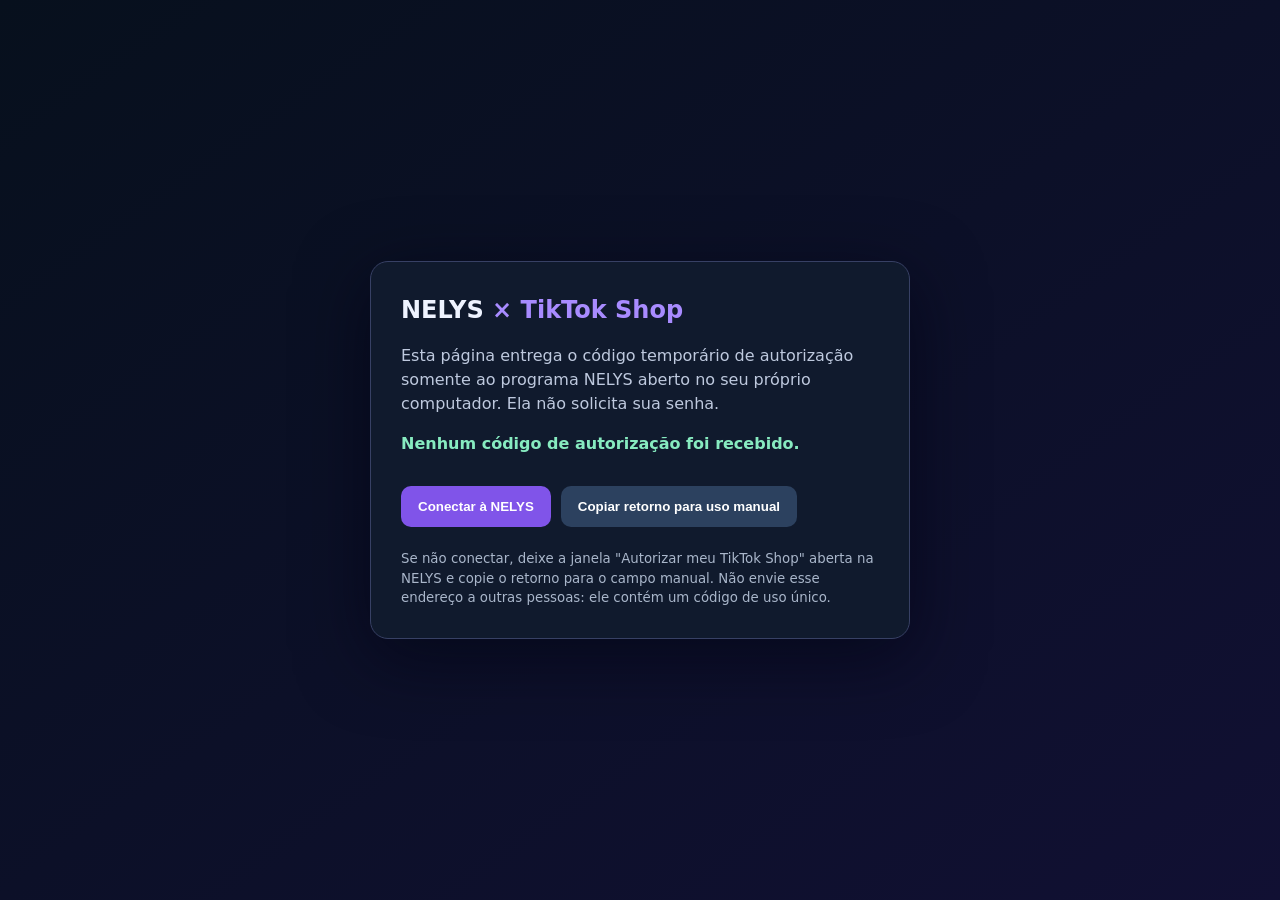
<file: tiktok-shop/callback/index.html>
<!doctype html>
<html lang="pt-BR">
<head>
  <meta charset="utf-8">
  <meta name="viewport" content="width=device-width,initial-scale=1">
  <meta name="robots" content="noindex,nofollow,noarchive">
  <meta name="referrer" content="no-referrer">
  <meta http-equiv="Content-Security-Policy" content="default-src 'none'; script-src 'unsafe-inline'; style-src 'unsafe-inline'; connect-src http://127.0.0.1:43867; img-src 'none'; base-uri 'none'; form-action 'none'; object-src 'none'; frame-ancestors 'none'">
  <title>NELYS — Retorno do TikTok Shop</title>
  <style>
    *{box-sizing:border-box} body{margin:0;background:linear-gradient(145deg,#07101d,#111033);color:#eef3ff;font:16px/1.5 system-ui,-apple-system,'Segoe UI',sans-serif;min-height:100vh;display:grid;place-items:center;padding:20px}
    main{max-width:540px;width:100%;background:#101a2d;border:1px solid #374064;border-radius:18px;padding:30px;box-shadow:0 18px 70px #01031399}
    h1{margin:0 0 12px;font-size:24px} h1 span{color:#a88bff} p{color:#bec9de}
    .row{display:flex;flex-wrap:wrap;gap:10px;margin:22px 0} button{border:0;border-radius:10px;padding:13px 17px;background:#8054e9;color:white;font-weight:700;cursor:pointer} button.secondary{background:#2c415f}
    #status{color:#87ebc0;min-height:2em;font-weight:600} small{color:#a9b6ca;display:block}
  </style>
</head>
<body>
<main>
  <h1>NELYS <span>× TikTok Shop</span></h1>
  <p>Esta página entrega o código temporário de autorização somente ao programa NELYS aberto no seu próprio computador. Ela não solicita sua senha.</p>
  <div id="status" role="status" aria-live="polite">Verificando o retorno da autorização...</div>
  <div class="row">
    <button id="retry" type="button">Conectar à NELYS</button>
    <button id="copy" type="button" class="secondary">Copiar retorno para uso manual</button>
  </div>
  <small>Se não conectar, deixe a janela "Autorizar meu TikTok Shop" aberta na NELYS e copie o retorno para o campo manual. Não envie esse endereço a outras pessoas: ele contém um código de uso único.</small>
</main>
<script>
(() => {
  'use strict';
  // All work is local. Never send the code to GitHub, third-party analytics,
  // or the NELYS normal TikTok Developer integration.
  const callback = window.location.href;
  const params = new URL(callback).searchParams;
  const status = document.getElementById('status');
  const retry = document.getElementById('retry');
  const copy = document.getElementById('copy');
  // Prevent incidental sharing of the single-use code from the address bar.
  history.replaceState(null, '', location.pathname);
  let valid = params.has('code') && params.has('state') && !params.has('error');
  if (!valid) {
    status.textContent = params.has('error') ? 'O TikTok Shop não concedeu a autorização.' : 'Nenhum código de autorização foi recebido.';
    retry.disabled = true;
    copy.disabled = true;
    return;
  }
  let connecting = false;
  async function send() {
    if (connecting) return;
    connecting = true;
    status.textContent = 'Enviando retorno ao programa NELYS neste computador...';
    try {
      const response = await fetch('http://127.0.0.1:43867/callback', {
        method: 'POST',
        mode: 'cors',
        credentials: 'omit',
        referrerPolicy: 'no-referrer',
        cache: 'no-store',
        headers: {'Content-Type':'application/json'},
        body: JSON.stringify({url: callback})
      });
      if (!response.ok) throw new Error('local receiver unavailable');
      status.textContent = 'Retorno entregue! A NELYS verificará sua autorização.';
      retry.disabled = true;
      copy.disabled = true;
    } catch (_) {
      status.textContent = 'A conexão local não foi concluída. Clique novamente ou copie o retorno para a NELYS.';
    } finally {
      connecting = false;
    }
  }
  retry.addEventListener('click', send);
  copy.addEventListener('click', async () => {
    try {
      await navigator.clipboard.writeText(callback);
      status.textContent = 'Retorno copiado. Cole na janela TikTok Shop da NELYS e clique em Validar retorno e conectar.';
    } catch (_) {
      // Browsers may block clipboard access. A user-selected text field
      // is provided only on explicit click, never sent to another server.
      const field=document.createElement('textarea');
      field.value=callback;
      field.setAttribute('readonly','');
      field.style.cssText='position:fixed;bottom:0;left:0;width:100%;z-index:5';
      document.body.appendChild(field);
      field.select();
      status.textContent='Selecione e copie o endereço exibido; depois volte à NELYS.';
    }
  });
  send();
})();
</script>
</body>
</html>
</file>
<file: assets/site.css>
*{box-sizing:border-box}html{color-scheme:dark;scroll-behavior:smooth}body{margin:0;background:#080d19;color:#edf2fc;font:16px/1.75 system-ui,sans-serif}a{color:#b9a5ff;text-underline-offset:4px}a:focus-visible,summary:focus-visible{outline:3px solid #99eed8;outline-offset:5px}.wrap{max-width:1150px;margin:auto;padding:0 28px}header{display:flex;align-items:center;justify-content:space-between;gap:24px;padding:26px 0;border-bottom:1px solid #293147}.brand{display:flex;align-items:center;gap:12px;color:#fff;text-decoration:none;font-weight:750;line-height:1.35}.brand img{width:54px;height:54px;border-radius:14px}.brand small{display:block;color:#a9b5cb;font-weight:400}nav{display:flex;flex-wrap:wrap;gap:10px 20px}nav a{color:#c8d1e2;font-size:14px;text-decoration:none}nav a:hover{color:#c4b4ff}main{padding-bottom:44px}.hero{padding:72px 0 38px;max-width:900px}.badge,.eyebrow{color:#9ce5d1;font-size:13px;font-weight:700;letter-spacing:1.5px;text-transform:uppercase}h1{font-size:clamp(32px,5vw,62px);line-height:1.12;letter-spacing:-1.6px;margin:20px 0 24px}h2{font-size:27px;line-height:1.3;margin-top:36px}h3{font-size:20px;line-height:1.35}p,li{color:#b9c5d9}.lead{font-size:20px;max-width:740px}.grid{display:grid;grid-template-columns:repeat(3,1fr);gap:20px;margin:28px 0}.card{background:#111a2d;border:1px solid #293650;border-radius:18px;padding:26px}.card h2,.card h3{margin-top:4px}.actions{display:flex;flex-wrap:wrap;gap:14px;margin:26px 0}.button{display:inline-block;background:#b6a1ff;color:#111128;padding:12px 20px;border-radius:9px;font-weight:750;text-decoration:none}.button.secondary{background:#1c2941;color:#e1e8fa}.step{color:#a494ed;font-size:13px;letter-spacing:2px;font-weight:800}.note{border-left:3px solid #92dbc8;padding:8px 22px;background:#10222b;margin:28px 0}.legal{max-width:850px}.legal h1{font-size:44px}footer{padding:30px 0 46px;border-top:1px solid #293147}footer p{font-size:14px;max-width:880px}footer nav{margin:20px 0}details{padding:20px 0;border-bottom:1px solid #293147}summary{font-weight:650;cursor:pointer}ol li{padding:6px 0}.skip{position:absolute;top:-100px}.skip:focus{top:0;background:#111;padding:10px;z-index:2}@media(max-width:800px){header{align-items:flex-start;flex-direction:column}.grid{grid-template-columns:1fr}.hero{padding-top:42px}.wrap{padding:0 20px}nav{gap:10px 16px}.lead{font-size:18px}}
</file>
